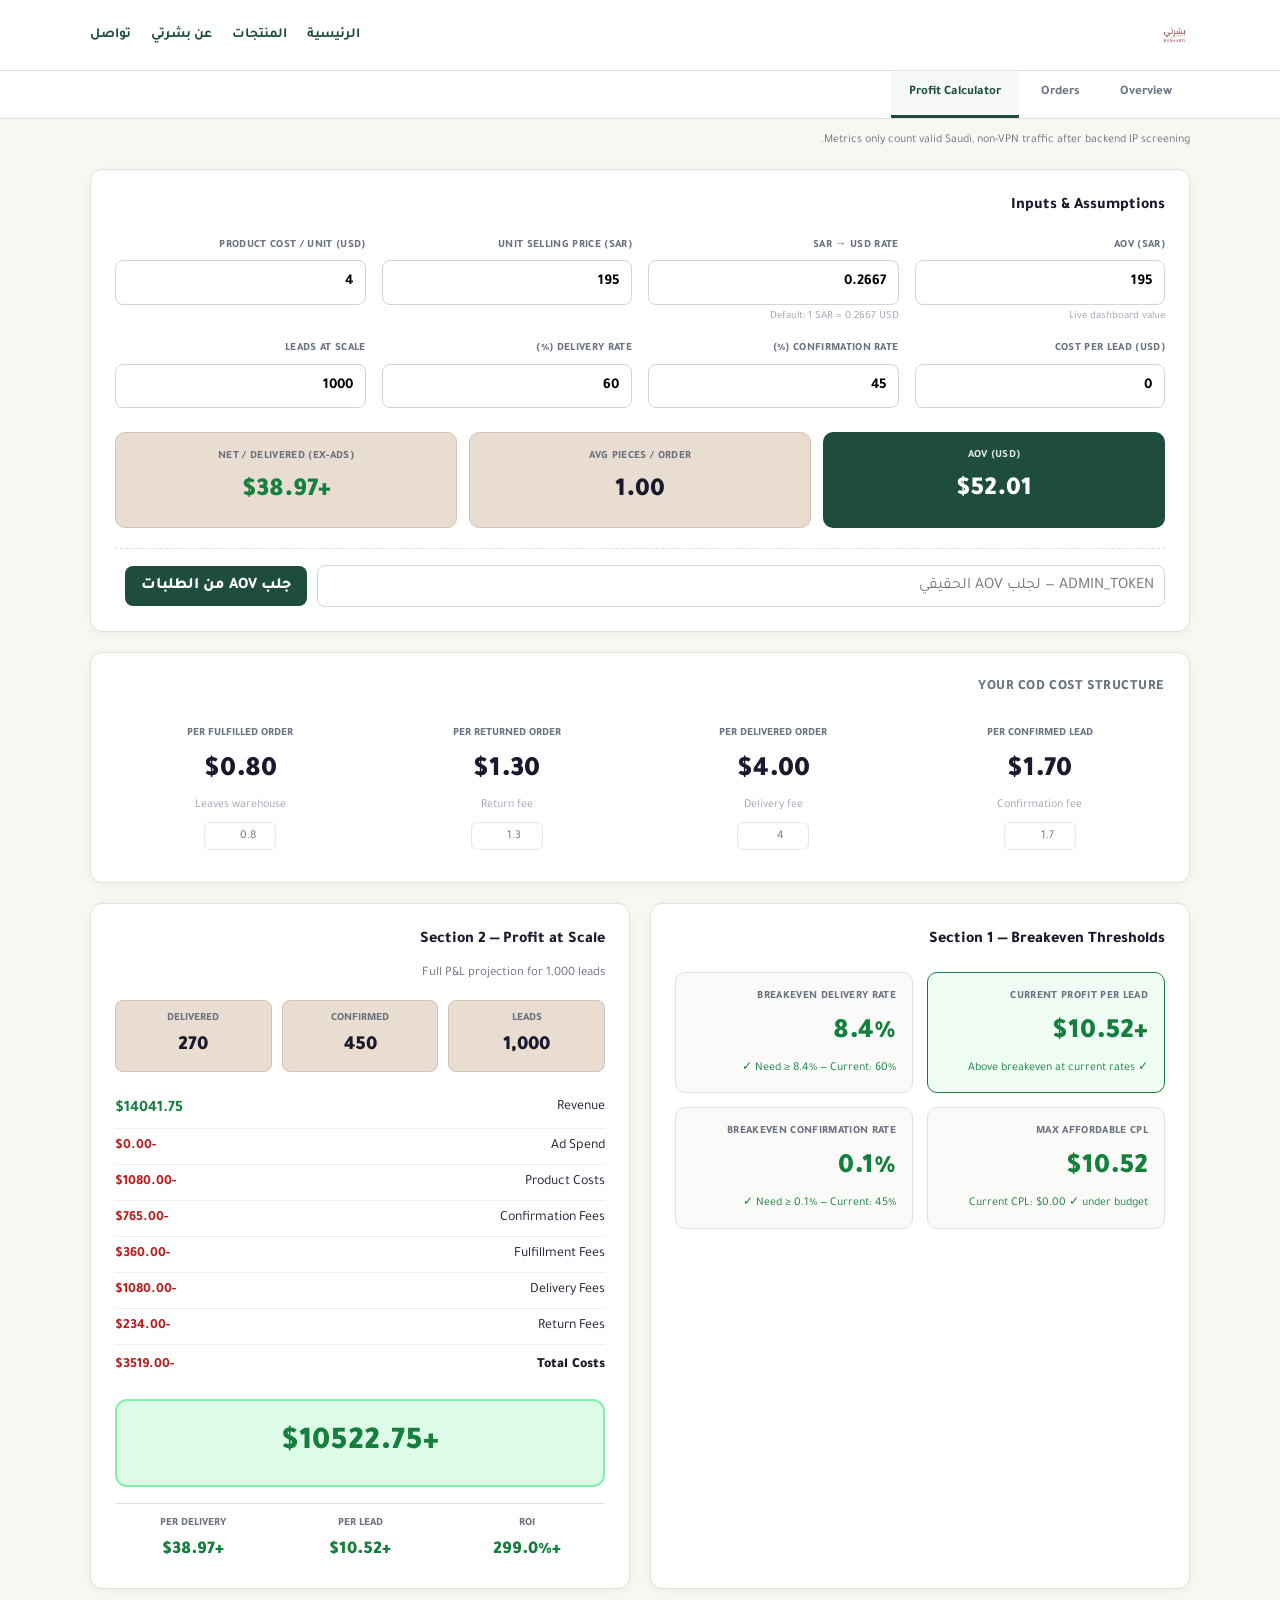
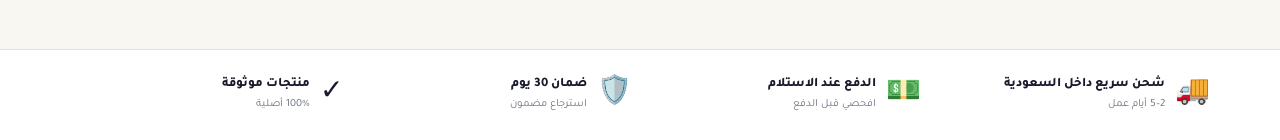
<file: profit-calculator.html>
<!DOCTYPE html>
<html lang="ar" dir="rtl">
<head>
<meta charset="UTF-8" />
<meta name="viewport" content="width=device-width, initial-scale=1.0" />
<meta name="robots" content="noindex, nofollow" />
<title>حاسبة الأرباح | بشرتي — داخلي</title>
<link rel="preconnect" href="https://fonts.googleapis.com">
<link href="https://fonts.googleapis.com/css2?family=Tajawal:wght@400;500;700;800;900&display=swap" rel="stylesheet">
<link rel="stylesheet" href="profit-calculator.css?v=2" />
</head>
<body class="pc-body">

<header class="pc-site-header">
  <div class="pc-header-inner">
    <a href="index.html" class="pc-logo">
      <img src="assets/brand/logo-basharti.png?v=2" alt="بشرتي" width="120" height="42" />
    </a>
    <nav class="pc-nav" aria-label="التنقل">
      <a href="index.html">الرئيسية</a>
      <a href="index.html#products">المنتجات</a>
      <a href="index.html#brand">عن بشرتي</a>
      <a href="index.html#faq">تواصل</a>
    </nav>
  </div>
</header>

<div class="pc-tabs-bar">
  <div class="pc-tabs">
    <span class="pc-tab">Overview</span>
    <span class="pc-tab">Orders</span>
    <span class="pc-tab pc-tab--active">Profit Calculator</span>
  </div>
</div>

<p class="pc-notice">Metrics only count valid Saudi, non-VPN traffic after backend IP screening.</p>

<main class="pc-wrap">

  <section class="pc-card">
    <h2 class="pc-card-title">Inputs &amp; Assumptions</h2>
    <div class="pc-fields pc-fields--4">
      <div class="pc-field">
        <label for="aovSar">AOV (SAR)</label>
        <input type="number" id="aovSar" value="195" min="1" step="1" />
        <small>Live dashboard value</small>
      </div>
      <div class="pc-field">
        <label for="sarUsd">SAR → USD Rate</label>
        <input type="number" id="sarUsd" value="0.2667" min="0.01" step="0.0001" />
        <small>Default: 1 SAR = 0.2667 USD</small>
      </div>
      <div class="pc-field">
        <label for="unitPriceSar">Unit Selling Price (SAR)</label>
        <input type="number" id="unitPriceSar" value="195" min="1" step="1" />
      </div>
      <div class="pc-field">
        <label for="productCostUsd">Product Cost / Unit (USD)</label>
        <input type="number" id="productCostUsd" value="4" min="0" step="0.1" />
      </div>
      <div class="pc-field">
        <label for="cplUsd">Cost per Lead (USD)</label>
        <input type="number" id="cplUsd" value="0" min="0" step="0.01" />
      </div>
      <div class="pc-field">
        <label for="confirmRate">Confirmation Rate (%)</label>
        <input type="number" id="confirmRate" value="45" min="1" max="100" step="1" />
      </div>
      <div class="pc-field">
        <label for="deliveryRate">Delivery Rate (%)</label>
        <input type="number" id="deliveryRate" value="60" min="1" max="100" step="1" />
      </div>
      <div class="pc-field">
        <label for="leadsScale">Leads at Scale</label>
        <input type="number" id="leadsScale" value="1000" min="1" step="1" />
      </div>
    </div>

    <div class="pc-stats">
      <div class="pc-stat pc-stat--primary">
        <div class="pc-stat-label">AOV (USD)</div>
        <div class="pc-stat-value" id="statAovUsd">$0</div>
      </div>
      <div class="pc-stat pc-stat--tan">
        <div class="pc-stat-label">Avg Pieces / Order</div>
        <div class="pc-stat-value" id="statPieces">1</div>
      </div>
      <div class="pc-stat pc-stat--tan">
        <div class="pc-stat-label">Net / Delivered (ex-ads)</div>
        <div class="pc-stat-value" id="statNetDelivered">+$0</div>
      </div>
    </div>

    <div class="pc-admin-row">
      <input type="password" id="adminToken" placeholder="ADMIN_TOKEN — لجلب AOV الحقيقي" />
      <button type="button" class="pc-btn" id="btnLoadAov">جلب AOV من الطلبات</button>
      <span class="pc-admin-status" id="loadAovStatus"></span>
    </div>
  </section>

  <section class="pc-card">
    <h2 class="pc-card-title pc-card-title--upper">Your COD Cost Structure</h2>
    <div class="pc-cod-fees">
      <div class="pc-cod-fee">
        <div class="pc-cod-fee-label">Per Confirmed Lead</div>
        <div class="pc-cod-fee-value" id="codDisplayConfirmed">$1.70</div>
        <div class="pc-cod-fee-desc">Confirmation fee</div>
        <input type="number" id="codConfirmed" value="1.7" min="0" step="0.01" class="pc-cod-input" aria-label="Per confirmed" />
      </div>
      <div class="pc-cod-fee">
        <div class="pc-cod-fee-label">Per Delivered Order</div>
        <div class="pc-cod-fee-value" id="codDisplayDelivered">$4.00</div>
        <div class="pc-cod-fee-desc">Delivery fee</div>
        <input type="number" id="codDelivered" value="4" min="0" step="0.01" class="pc-cod-input" aria-label="Per delivered" />
      </div>
      <div class="pc-cod-fee">
        <div class="pc-cod-fee-label">Per Returned Order</div>
        <div class="pc-cod-fee-value" id="codDisplayReturned">$1.30</div>
        <div class="pc-cod-fee-desc">Return fee</div>
        <input type="number" id="codReturned" value="1.3" min="0" step="0.01" class="pc-cod-input" aria-label="Per returned" />
      </div>
      <div class="pc-cod-fee">
        <div class="pc-cod-fee-label">Per Fulfilled Order</div>
        <div class="pc-cod-fee-value" id="codDisplayFulfilled">$0.80</div>
        <div class="pc-cod-fee-desc">Leaves warehouse</div>
        <input type="number" id="codFulfilled" value="0.8" min="0" step="0.01" class="pc-cod-input" aria-label="Per fulfilled" />
      </div>
    </div>
  </section>

  <div class="pc-grid-2">
    <section class="pc-card">
      <h2 class="pc-card-title">Section 1 — Breakeven Thresholds</h2>
      <div class="pc-be-grid">
        <div class="pc-be-metric pc-be-metric--highlight" id="beProfitCard">
          <div class="pc-be-label">Current Profit Per Lead</div>
          <div class="pc-be-value" id="beProfitLead">+$0</div>
          <div class="pc-be-note" id="beProfitNote"></div>
        </div>
        <div class="pc-be-metric">
          <div class="pc-be-label">Breakeven Delivery Rate</div>
          <div class="pc-be-value" id="beDelivery">0%</div>
          <div class="pc-be-note" id="beDeliveryNote"></div>
        </div>
        <div class="pc-be-metric">
          <div class="pc-be-label">Max Affordable CPL</div>
          <div class="pc-be-value" id="beCpl">$0</div>
          <div class="pc-be-note" id="beCplNote"></div>
        </div>
        <div class="pc-be-metric">
          <div class="pc-be-label">Breakeven Confirmation Rate</div>
          <div class="pc-be-value" id="beConfirm">0%</div>
          <div class="pc-be-note" id="beConfirmNote"></div>
        </div>
      </div>
    </section>

    <section class="pc-card">
      <h2 class="pc-card-title">Section 2 — Profit at Scale</h2>
      <p class="pc-scale-sub" id="scaleSub">Full P&amp;L projection for <span id="scaleLeadCount">1,000</span> leads</p>
      <div class="pc-funnel">
        <div class="pc-funnel-item"><span>Leads</span><strong id="scaleLeads">0</strong></div>
        <div class="pc-funnel-item"><span>Confirmed</span><strong id="scaleConfirmed">0</strong></div>
        <div class="pc-funnel-item"><span>Delivered</span><strong id="scaleDelivered">0</strong></div>
      </div>
      <div class="pc-pl-rows">
        <div class="pc-pl-row pc-pl-row--revenue"><span>Revenue</span><strong id="scaleRevenue">$0</strong></div>
        <div class="pc-pl-row"><span>Ad Spend</span><strong class="neg" id="scaleAdSpend">-$0</strong></div>
        <div class="pc-pl-row"><span>Product Costs</span><strong class="neg" id="scaleProduct">-$0</strong></div>
        <div class="pc-pl-row"><span>Confirmation Fees</span><strong class="neg" id="scaleConfirm">-$0</strong></div>
        <div class="pc-pl-row"><span>Fulfillment Fees</span><strong class="neg" id="scaleFulfill">-$0</strong></div>
        <div class="pc-pl-row"><span>Delivery Fees</span><strong class="neg" id="scaleDelivery">-$0</strong></div>
        <div class="pc-pl-row"><span>Return Fees</span><strong class="neg" id="scaleReturn">-$0</strong></div>
        <div class="pc-pl-row pc-pl-row--total"><span>Total Costs</span><strong class="neg" id="scaleTotalCost">-$0</strong></div>
      </div>
      <div class="pc-net-profit" id="scaleNet">+$0</div>
      <div class="pc-scale-footer">
        <div class="pc-scale-foot-item">
          <span>ROI</span>
          <strong id="scaleRoi">+0%</strong>
        </div>
        <div class="pc-scale-foot-item">
          <span>Per Lead</span>
          <strong id="scalePpl">+$0</strong>
        </div>
        <div class="pc-scale-foot-item">
          <span>Per Delivery</span>
          <strong id="scalePpd">+$0</strong>
        </div>
      </div>
    </section>
  </div>
</main>

<footer class="pc-trust">
  <div class="pc-trust-inner">
    <div class="pc-trust-item"><span>🚚</span><div><strong>شحن سريع داخل السعودية</strong><small>2–5 أيام عمل</small></div></div>
    <div class="pc-trust-item"><span>💵</span><div><strong>الدفع عند الاستلام</strong><small>افحصي قبل الدفع</small></div></div>
    <div class="pc-trust-item"><span>🛡️</span><div><strong>ضمان 30 يوم</strong><small>استرجاع مضمون</small></div></div>
    <div class="pc-trust-item"><span>✓</span><div><strong>منتجات موثوقة</strong><small>100% أصلية</small></div></div>
  </div>
</footer>

<script src="config.js?v=1"></script>
<script src="profit-calculator.js?v=2"></script>
</body>
</html>
</file>
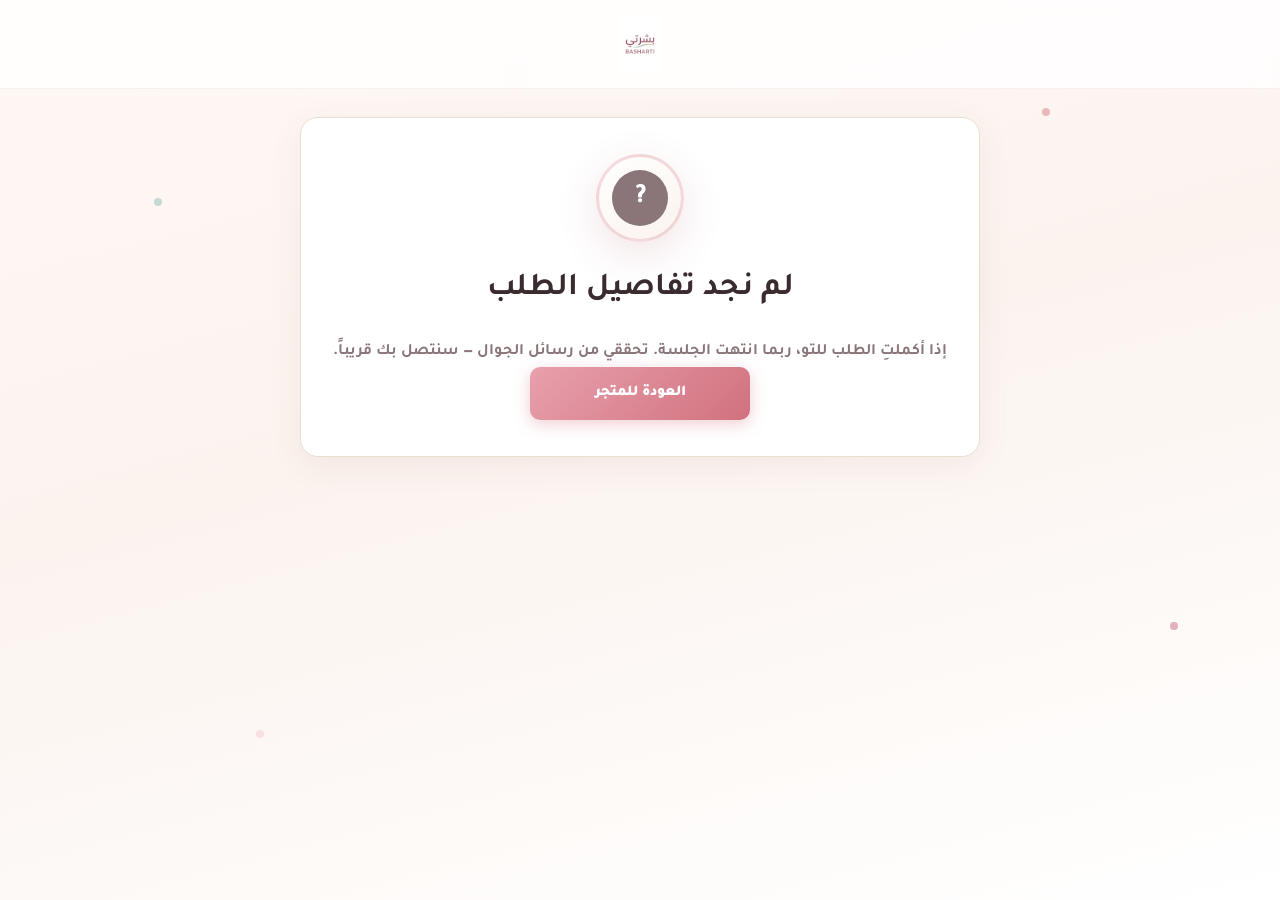
<file: thank-you.html>
<!DOCTYPE html>
<html lang="ar" dir="rtl">
<head>
<meta charset="UTF-8" />
<meta name="viewport" content="width=device-width, initial-scale=1.0" />
<title>شكراً لطلبك | بشرتي</title>
<meta name="robots" content="noindex" />
<link rel="preconnect" href="https://fonts.googleapis.com">
<link href="https://fonts.googleapis.com/css2?family=Tajawal:wght@400;500;700;800;900&display=swap" rel="stylesheet">
<link rel="icon" type="image/svg+xml" href="assets/favicon.svg" />
<link rel="stylesheet" href="style.css?v=8" />
<script src="config.js?v=8"></script>
<script>
(function () {
  var id = (window.BASHARTI_CONFIG && window.BASHARTI_CONFIG.META_PIXEL_ID) || "";
  if (!id) return;
  !function (f, b, e, v, n, t, s) {
    if (f.fbq) return;
    n = f.fbq = function () { n.callMethod ? n.callMethod.apply(n, arguments) : n.queue.push(arguments); };
    if (!f._fbq) f._fbq = n;
    n.push = n; n.loaded = true; n.version = "2.0"; n.queue = [];
    t = b.createElement(e); t.async = true; t.src = v;
    s = b.getElementsByTagName(e)[0]; s.parentNode.insertBefore(t, s);
  }(window, document, "script", "https://connect.facebook.net/en_US/fbevents.js");
  fbq("init", id);
  fbq("track", "PageView");
})();
</script>
<noscript><img height="1" width="1" style="display:none" alt=""
  src="https://www.facebook.com/tr?id=27899734523051764&amp;ev=PageView&amp;noscript=1" /></noscript>
</head>
<body class="ty-body">

<div class="ty-confetti" aria-hidden="true">
  <span></span><span></span><span></span><span></span><span></span><span></span>
</div>

<header class="ty-header">
  <div class="container ty-header-inner">
    <a href="index.html" class="logo">
      <img src="assets/brand/logo-basharti.png?v=2" alt="بشرتي BASHARTI" class="logo-img" width="140" height="48" />
    </a>
  </div>
</header>

<main class="ty-page" id="thankYouPage">
  <div class="container ty-container">
    <p class="loading ty-loading">جاري تحميل تفاصيل الطلب...</p>
  </div>
</main>

<script src="tracking.js?v=10"></script>
<script src="thank-you.js?v=10"></script>
</body>
</html>
</file>
<file: profit-calculator.css>
/* Profit calculator — Nama-style layout, Basharti branding */

:root {
  --pc-bg: #f8f7f2;
  --pc-primary: #1e4d3f;
  --pc-primary-dark: #163a30;
  --pc-tan: #e8ddd0;
  --pc-tan-dark: #d4c4b0;
  --pc-card: #ffffff;
  --pc-border: #e5e0d8;
  --pc-text: #1a1a2e;
  --pc-muted: #6b7280;
  --pc-green: #15803d;
  --pc-red: #b91c1c;
}

* { box-sizing: border-box; }

.pc-body {
  margin: 0;
  font-family: 'Tajawal', sans-serif;
  background: var(--pc-bg);
  color: var(--pc-text);
  line-height: 1.5;
  min-height: 100vh;
}

/* Header */
.pc-site-header {
  background: #fff;
  border-bottom: 1px solid var(--pc-border);
}

.pc-header-inner {
  max-width: 1140px;
  margin: 0 auto;
  padding: 14px 20px;
  display: flex;
  align-items: center;
  justify-content: space-between;
  gap: 16px;
  flex-wrap: wrap;
}

.pc-logo img { display: block; height: 42px; width: auto; }

.pc-nav {
  display: flex;
  gap: 20px;
  flex-wrap: wrap;
}

.pc-nav a {
  text-decoration: none;
  color: var(--pc-primary);
  font-weight: 700;
  font-size: 14px;
}

.pc-nav a:hover { opacity: 0.75; }

/* Tabs */
.pc-tabs-bar {
  background: #fff;
  border-bottom: 1px solid var(--pc-border);
}

.pc-tabs {
  max-width: 1140px;
  margin: 0 auto;
  padding: 0 20px;
  display: flex;
  gap: 4px;
}

.pc-tab {
  padding: 12px 18px;
  font-size: 13px;
  font-weight: 700;
  color: var(--pc-muted);
  border-bottom: 3px solid transparent;
  cursor: default;
}

.pc-tab--active {
  color: var(--pc-primary);
  border-bottom-color: var(--pc-primary);
  background: rgba(30, 77, 63, 0.04);
}

.pc-notice {
  max-width: 1140px;
  margin: 12px auto 0;
  padding: 0 20px;
  font-size: 12px;
  color: var(--pc-muted);
}

/* Main */
.pc-wrap {
  max-width: 1140px;
  margin: 0 auto;
  padding: 20px 20px 40px;
  display: grid;
  gap: 20px;
}

.pc-card {
  background: var(--pc-card);
  border: 1px solid var(--pc-border);
  border-radius: 12px;
  padding: 24px;
  box-shadow: 0 2px 12px rgba(0, 0, 0, 0.04);
}

.pc-card-title {
  margin: 0 0 20px;
  font-size: 16px;
  font-weight: 800;
  color: var(--pc-text);
}

.pc-card-title--upper {
  text-transform: uppercase;
  letter-spacing: 0.04em;
  font-size: 14px;
  color: var(--pc-muted);
}

.pc-grid-2 {
  display: grid;
  grid-template-columns: 1fr 1fr;
  gap: 20px;
}

@media (max-width: 900px) {
  .pc-grid-2 { grid-template-columns: 1fr; }
}

/* Inputs */
.pc-fields--4 {
  display: grid;
  grid-template-columns: repeat(4, 1fr);
  gap: 16px;
}

@media (max-width: 800px) {
  .pc-fields--4 { grid-template-columns: repeat(2, 1fr); }
}

@media (max-width: 480px) {
  .pc-fields--4 { grid-template-columns: 1fr; }
}

.pc-field label {
  display: block;
  font-size: 11px;
  font-weight: 800;
  color: var(--pc-muted);
  text-transform: uppercase;
  letter-spacing: 0.03em;
  margin-bottom: 6px;
}

.pc-field input {
  width: 100%;
  padding: 10px 12px;
  border: 1px solid #d1d5db;
  border-radius: 8px;
  font: inherit;
  font-size: 15px;
  font-weight: 700;
  background: #fff;
}

.pc-field input:focus {
  outline: 2px solid rgba(30, 77, 63, 0.25);
  border-color: var(--pc-primary);
}

.pc-field small {
  display: block;
  margin-top: 4px;
  font-size: 11px;
  color: #9ca3af;
}

/* Stats tiles */
.pc-stats {
  display: grid;
  grid-template-columns: repeat(3, 1fr);
  gap: 12px;
  margin-top: 24px;
}

@media (max-width: 600px) {
  .pc-stats { grid-template-columns: 1fr; }
}

.pc-stat {
  border-radius: 10px;
  padding: 16px;
  text-align: center;
}

.pc-stat--primary {
  background: var(--pc-primary);
  color: #fff;
}

.pc-stat--primary .pc-stat-label { color: rgba(255, 255, 255, 0.85); }

.pc-stat--tan {
  background: var(--pc-tan);
  border: 1px solid var(--pc-tan-dark);
}

.pc-stat-label {
  font-size: 11px;
  font-weight: 800;
  text-transform: uppercase;
  letter-spacing: 0.03em;
  color: var(--pc-muted);
}

.pc-stat-value {
  font-size: 26px;
  font-weight: 900;
  margin-top: 6px;
}

.pc-stat--tan .pc-stat-value.pos { color: var(--pc-green); }
.pc-stat--tan .pc-stat-value.neg { color: var(--pc-red); }

/* Admin row */
.pc-admin-row {
  margin-top: 20px;
  padding-top: 16px;
  border-top: 1px dashed var(--pc-border);
  display: flex;
  gap: 10px;
  flex-wrap: wrap;
  align-items: center;
}

.pc-admin-row input {
  flex: 1;
  min-width: 180px;
  padding: 8px 10px;
  border: 1px solid #d1d5db;
  border-radius: 8px;
  font: inherit;
}

.pc-admin-status { font-size: 12px; color: var(--pc-muted); }

.pc-btn {
  padding: 8px 16px;
  border: none;
  border-radius: 8px;
  background: var(--pc-primary);
  color: #fff;
  font: inherit;
  font-weight: 800;
  cursor: pointer;
}

.pc-btn:hover { background: var(--pc-primary-dark); }

/* COD fees */
.pc-cod-fees {
  display: grid;
  grid-template-columns: repeat(4, 1fr);
  gap: 16px;
}

@media (max-width: 800px) {
  .pc-cod-fees { grid-template-columns: repeat(2, 1fr); }
}

.pc-cod-fee {
  text-align: center;
  padding: 8px 4px;
}

.pc-cod-fee-label {
  font-size: 11px;
  font-weight: 800;
  color: var(--pc-muted);
  text-transform: uppercase;
  margin-bottom: 8px;
}

.pc-cod-fee-value {
  font-size: 28px;
  font-weight: 900;
  color: var(--pc-text);
}

.pc-cod-fee-desc {
  font-size: 12px;
  color: #9ca3af;
  margin-top: 4px;
  margin-bottom: 8px;
}

.pc-cod-input {
  width: 72px;
  margin: 0 auto;
  display: block;
  padding: 4px 6px;
  border: 1px solid #e5e7eb;
  border-radius: 6px;
  font: inherit;
  font-size: 12px;
  text-align: center;
  color: var(--pc-muted);
}

/* Breakeven */
.pc-be-grid {
  display: grid;
  grid-template-columns: 1fr 1fr;
  gap: 14px;
}

@media (max-width: 520px) {
  .pc-be-grid { grid-template-columns: 1fr; }
}

.pc-be-metric {
  background: #fafaf8;
  border: 1px solid var(--pc-border);
  border-radius: 10px;
  padding: 16px;
}

.pc-be-metric--highlight {
  border-color: var(--pc-green);
  background: #f0fdf4;
}

.pc-be-metric--highlight.neg-card {
  border-color: var(--pc-red);
  background: #fef2f2;
}

.pc-be-label {
  font-size: 11px;
  font-weight: 800;
  color: var(--pc-muted);
  text-transform: uppercase;
  letter-spacing: 0.03em;
}

.pc-be-value {
  font-size: 28px;
  font-weight: 900;
  margin: 6px 0;
  color: var(--pc-green);
}

.pc-be-value.neg { color: var(--pc-red); }

.pc-be-note {
  font-size: 12px;
  color: var(--pc-muted);
  line-height: 1.4;
}

.pc-be-note.ok { color: var(--pc-green); }
.pc-be-note.bad { color: var(--pc-red); }

/* Profit at scale */
.pc-scale-sub {
  margin: -8px 0 16px;
  font-size: 13px;
  color: var(--pc-muted);
}

.pc-funnel {
  display: grid;
  grid-template-columns: repeat(3, 1fr);
  gap: 10px;
  margin-bottom: 18px;
}

.pc-funnel-item {
  background: var(--pc-tan);
  border: 1px solid var(--pc-tan-dark);
  border-radius: 8px;
  padding: 10px 12px;
  text-align: center;
}

.pc-funnel-item span {
  display: block;
  font-size: 11px;
  font-weight: 800;
  color: var(--pc-muted);
  text-transform: uppercase;
}

.pc-funnel-item strong {
  display: block;
  font-size: 20px;
  font-weight: 900;
  margin-top: 4px;
}

.pc-pl-rows { font-size: 14px; }

.pc-pl-row {
  display: flex;
  justify-content: space-between;
  padding: 7px 0;
  border-bottom: 1px solid #f0f0ec;
}

.pc-pl-row--revenue strong { color: var(--pc-green); font-size: 16px; }
.pc-pl-row--total {
  font-weight: 900;
  border-bottom: none;
  padding-top: 10px;
}

.neg { color: var(--pc-red); }

.pc-net-profit {
  margin: 16px 0;
  padding: 18px;
  background: #dcfce7;
  border: 2px solid #86efac;
  border-radius: 12px;
  text-align: center;
  font-size: 32px;
  font-weight: 900;
  color: var(--pc-green);
}

.pc-net-profit.neg {
  background: #fee2e2;
  border-color: #fca5a5;
  color: var(--pc-red);
}

.pc-scale-footer {
  display: grid;
  grid-template-columns: repeat(3, 1fr);
  gap: 10px;
  padding-top: 12px;
  border-top: 1px solid var(--pc-border);
}

.pc-scale-foot-item {
  text-align: center;
}

.pc-scale-foot-item span {
  display: block;
  font-size: 11px;
  font-weight: 800;
  color: var(--pc-muted);
  text-transform: uppercase;
}

.pc-scale-foot-item strong {
  display: block;
  font-size: 18px;
  font-weight: 900;
  margin-top: 4px;
  color: var(--pc-green);
}

.pc-scale-foot-item strong.neg { color: var(--pc-red); }

.pos { color: var(--pc-green); }

/* Trust footer */
.pc-trust {
  background: #fff;
  border-top: 1px solid var(--pc-border);
  padding: 24px 20px;
  margin-top: 20px;
}

.pc-trust-inner {
  max-width: 1140px;
  margin: 0 auto;
  display: grid;
  grid-template-columns: repeat(4, 1fr);
  gap: 16px;
}

@media (max-width: 800px) {
  .pc-trust-inner { grid-template-columns: repeat(2, 1fr); }
}

.pc-trust-item {
  display: flex;
  align-items: center;
  gap: 10px;
  font-size: 13px;
}

.pc-trust-item span {
  font-size: 28px;
  flex-shrink: 0;
}

.pc-trust-item strong {
  display: block;
  font-weight: 800;
  color: var(--pc-text);
}

.pc-trust-item small {
  color: var(--pc-muted);
  font-size: 11px;
}
</file>
<file: style.css>
:root {
  --brand-green: #e8a0ac;
  --brand-green-dark: #d1717f;
  --brand-green-deep: #9e4a58;
  --brand-green-light: #f5c4cc;
  --brand-pink: #c45c6e;
  --brand-cyan: #7eb8b0;
  --brand-gold: #d4a574;
  --cream: #fbf3ee;
  --cream-dark: #f5ebe6;
  --text: #3a2c2e;
  --muted: #8a7679;
  --white: #ffffff;
  --border: #e5e0d0;
  --gold: #FFCC00;
  --radius: 16px;
  --radius-sm: 10px;
  --shadow: 0 8px 32px rgba(158, 74, 88, 0.08);
  --shadow-lg: 0 16px 48px rgba(158, 74, 88, 0.12);
}

* { box-sizing: border-box; }

html { scroll-behavior: smooth; }

body {
  margin: 0;
  font-family: 'Tajawal', sans-serif;
  background: var(--cream);
  color: var(--text);
  line-height: 1.65;
  background-image:
    radial-gradient(circle at 10% 0%, rgba(232, 160, 172, 0.12) 0%, transparent 42%),
    radial-gradient(circle at 90% 20%, rgba(126, 184, 176, 0.08) 0%, transparent 38%);
}

a { color: inherit; text-decoration: none; }

.container {
  max-width: 1140px;
  margin: 0 auto;
  padding: 0 20px;
}

.text-gradient {
  background: linear-gradient(90deg, var(--brand-cyan), var(--brand-green), var(--brand-gold));
  -webkit-background-clip: text;
  background-clip: text;
  color: transparent;
}

/* Promo bar */
.promo-bar {
  background: linear-gradient(90deg, var(--brand-green-deep), var(--brand-pink));
  color: white;
  font-size: 13px;
  font-weight: 700;
}

.promo-inner {
  display: flex;
  flex-wrap: wrap;
  justify-content: center;
  align-items: center;
  gap: 8px;
  padding: 10px 20px;
}

.promo-sep { opacity: 0.45; }

/* Header */
.site-header {
  background: rgba(255, 255, 255, 0.92);
  backdrop-filter: blur(12px);
  border-bottom: 1px solid var(--border);
  position: sticky;
  top: 0;
  z-index: 50;
}

.header-inner {
  display: flex;
  align-items: center;
  justify-content: space-between;
  gap: 16px;
  padding: 14px 20px;
}

.logo {
  display: flex;
  align-items: center;
  gap: 10px;
  font-size: 22px;
  font-weight: 900;
  color: var(--brand-green-dark);
  flex-shrink: 0;
}

.logo-img {
  display: block;
  height: 48px;
  width: auto;
  max-width: min(160px, 42vw);
  object-fit: contain;
}

.footer-logo-img {
  display: block;
  width: min(170px, 100%);
  height: auto;
  margin-bottom: 12px;
  background: white;
  border-radius: 12px;
  padding: 8px 12px;
}

.logo-text {
  font-size: 26px;
  font-weight: 900;
  color: var(--brand-green-dark);
}

.footer-logo-text {
  font-size: 24px;
  display: block;
  margin-bottom: 10px;
  color: white;
}

.logo-img {
  height: 56px;
  width: auto;
  display: block;
  object-fit: contain;
}

.footer-logo {
  height: 64px;
  width: auto;
  display: block;
  margin-bottom: 12px;
  object-fit: contain;
}

.logo-icon { flex-shrink: 0; }

.header-nav {
  display: flex;
  gap: 20px;
  font-size: 14px;
  font-weight: 700;
  color: var(--muted);
}

.header-nav a:hover { color: var(--brand-green-dark); }

.cart-btn {
  position: relative;
  background: linear-gradient(135deg, var(--brand-green), var(--brand-green-dark));
  color: white;
  border: none;
  border-radius: 999px;
  padding: 10px 18px;
  font-family: inherit;
  font-size: 14px;
  font-weight: 800;
  cursor: pointer;
  box-shadow: 0 4px 16px rgba(209, 113, 127, 0.35);
  flex-shrink: 0;
}

.cart-count {
  background: white;
  color: var(--brand-green-dark);
  border-radius: 999px;
  padding: 1px 8px;
  font-size: 12px;
  margin-inline-start: 4px;
}

/* Hero */
.hero {
  position: relative;
  background: linear-gradient(145deg, #fce4ec 0%, var(--cream) 50%, #fff 100%);
  padding: 52px 0 64px;
  overflow: hidden;
}

.hero--classic {
  padding: 56px 0 48px;
  text-align: center;
}

.hero-classic {
  position: relative;
  z-index: 1;
  max-width: 640px;
  margin: 0 auto;
  display: flex;
  flex-direction: column;
  align-items: center;
}

.hero-logo--center {
  width: min(280px, 82vw);
  margin-bottom: 12px;
}

.hero-tagline {
  margin: 0 0 16px;
  font-size: 13px;
  font-weight: 700;
  letter-spacing: 0.02em;
  color: var(--muted);
}

.hero-classic h1 {
  font-size: clamp(28px, 5vw, 40px);
  font-weight: 900;
  line-height: 1.4;
  margin: 0 0 14px;
  color: var(--brand-green-deep);
}

.hero-classic .hero-lead {
  max-width: 520px;
  margin: 0 0 24px;
  text-align: center;
}

.hero-actions--center {
  justify-content: center;
  margin-bottom: 20px;
}

.hero-trust-list {
  list-style: none;
  margin: 0;
  padding: 0;
  display: flex;
  flex-wrap: wrap;
  justify-content: center;
  gap: 10px 18px;
  font-size: 13px;
  font-weight: 700;
  color: var(--brand-green-dark);
}

.hero-trust-list li {
  opacity: 0.9;
}

.hero-bg-pattern {
  position: absolute;
  inset: 0;
  opacity: 0.35;
  background-image:
    radial-gradient(circle, rgba(209, 113, 127, 0.15) 1px, transparent 1px);
  background-size: 24px 24px;
  pointer-events: none;
}

.hero-grid {
  position: relative;
  z-index: 1;
  display: grid;
  grid-template-columns: 1.05fr 0.95fr;
  gap: 36px;
  align-items: center;
}

.hero-copy h1 {
  font-size: clamp(28px, 4vw, 42px);
  font-weight: 900;
  line-height: 1.35;
  margin: 12px 0 16px;
  color: var(--brand-green-deep);
}

.hero-logo {
  display: block;
  width: min(240px, 78vw);
  height: auto;
  margin-bottom: 14px;
}

.hero-lead {
  font-size: 17px;
  color: var(--muted);
  margin: 0 0 24px;
  max-width: 520px;
}

.hero-actions {
  display: flex;
  flex-wrap: wrap;
  gap: 12px;
  margin-bottom: 20px;
}

.hero-badges {
  display: flex;
  flex-wrap: wrap;
  gap: 8px;
}

.hero-badge {
  background: white;
  border: 1px solid var(--border);
  border-radius: 999px;
  padding: 6px 12px;
  font-size: 12px;
  font-weight: 700;
  color: var(--brand-green-dark);
}

.hero-visual {
  position: relative;
  min-height: 320px;
}

.hero-image-frame {
  position: relative;
  display: block;
  border-radius: calc(var(--radius) + 4px);
  overflow: hidden;
  box-shadow: var(--shadow-lg);
  border: 3px solid rgba(255, 255, 255, 0.85);
  background: #fff;
  text-decoration: none;
  color: inherit;
}

.hero-image-frame--product {
  background: linear-gradient(160deg, #fff 0%, var(--cream) 100%);
}

.hero-banner-img {
  display: block;
  width: 100%;
  height: auto;
  aspect-ratio: 16 / 10;
  object-fit: cover;
}

.hero-banner-img--product {
  aspect-ratio: 1 / 1;
  object-fit: contain;
  padding: 20px;
}

.hero-float-card {
  position: absolute;
  bottom: 16px;
  left: 16px;
  right: 16px;
  display: flex;
  align-items: center;
  gap: 10px;
  background: rgba(255, 255, 255, 0.94);
  backdrop-filter: blur(8px);
  border-radius: var(--radius-sm);
  padding: 12px 14px;
  box-shadow: 0 8px 24px rgba(158, 74, 88, 0.15);
  border: 1px solid rgba(255, 255, 255, 0.9);
}

.hero-float-badge {
  flex-shrink: 0;
  font-size: 11px;
  font-weight: 800;
  color: white;
  background: linear-gradient(135deg, var(--brand-green), var(--brand-green-dark));
  padding: 6px 10px;
  border-radius: 999px;
}

.hero-float-card img {
  display: none;
}

.hero-float-label {
  display: flex;
  flex-direction: column;
  gap: 2px;
  min-width: 0;
}

.hero-float-label strong {
  font-size: 13px;
  color: var(--brand-green-deep);
}

.hero-float-label span {
  font-size: 11px;
  color: var(--muted);
  font-weight: 700;
}

/* Brand story */
.brand-story {
  padding: 56px 0;
  background: white;
  border-top: 1px solid var(--border);
  border-bottom: 1px solid var(--border);
}

.brand-story-grid {
  display: grid;
  grid-template-columns: 1fr 1.1fr;
  gap: 40px;
  align-items: center;
}

.brand-story-visual {
  position: relative;
  border-radius: var(--radius);
  overflow: hidden;
  box-shadow: var(--shadow);
}

.brand-story-visual--logo {
  display: flex;
  flex-direction: column;
  align-items: center;
  justify-content: center;
  min-height: 280px;
  padding: 40px 28px;
  background: linear-gradient(160deg, #fff 0%, var(--cream) 100%);
  border: 1px solid var(--border);
  box-shadow: none;
}

.brand-story-logo-only {
  display: block;
  width: min(300px, 100%);
  height: auto;
}

.brand-story-logo-caption {
  margin: 16px 0 0;
  font-size: 14px;
  font-weight: 700;
  color: var(--muted);
  text-align: center;
}

.brand-story-lead {
  font-size: 16px;
  color: var(--muted);
  line-height: 1.85;
  margin: 0 0 20px;
}

.brand-pillars {
  list-style: none;
  margin: 0;
  padding: 0;
  display: flex;
  flex-direction: column;
  gap: 14px;
}

.brand-pillars li {
  display: flex;
  gap: 14px;
  align-items: flex-start;
  background: var(--cream);
  border: 1px solid var(--border);
  border-radius: var(--radius-sm);
  padding: 14px 16px;
}

.brand-pillar-icon {
  font-size: 26px;
  line-height: 1;
  flex-shrink: 0;
}

.brand-pillars strong {
  display: block;
  color: var(--brand-green-deep);
  margin-bottom: 4px;
  font-size: 15px;
}

.brand-pillars p {
  margin: 0;
  font-size: 13px;
  color: var(--muted);
  line-height: 1.7;
}

/* Section shared */
.section-badge {
  display: inline-block;
  background: rgba(232, 160, 172, 0.18);
  color: var(--brand-green-dark);
  border: 1px solid rgba(209, 113, 127, 0.35);
  font-size: 13px;
  font-weight: 800;
  padding: 6px 14px;
  border-radius: 999px;
  margin-bottom: 10px;
}

.section-badge.light {
  background: rgba(255, 255, 255, 0.2);
  color: white;
}

.section-head {
  text-align: center;
  margin-bottom: 32px;
}

.section-title {
  font-size: clamp(24px, 3vw, 32px);
  font-weight: 900;
  margin: 0 0 10px;
  color: var(--brand-green-deep);
}

.section-lead {
  font-size: 16px;
  color: var(--muted);
  max-width: 620px;
  margin: 0 auto;
}

/* Stats */
.stats {
  padding: 0 0 8px;
  margin-top: -24px;
  position: relative;
  z-index: 2;
}

.stats-grid {
  display: grid;
  grid-template-columns: repeat(4, 1fr);
  gap: 14px;
}

.stat-card {
  background: white;
  border-radius: var(--radius);
  box-shadow: var(--shadow);
  padding: 20px 14px;
  text-align: center;
}

.stat-icon { font-size: 28px; display: block; margin-bottom: 6px; }

.stat-num {
  display: block;
  font-size: 26px;
  font-weight: 900;
  color: var(--brand-green-dark);
  line-height: 1.2;
}

.stat-label {
  font-size: 12px;
  font-weight: 700;
  color: var(--muted);
}

/* Trust bar */
.trust-bar {
  background: white;
  border-bottom: 1px solid var(--border);
  margin-top: 20px;
}

.trust-bar-inner {
  display: grid;
  grid-template-columns: repeat(4, 1fr);
  gap: 12px;
  padding: 18px 20px;
}

.trust-item {
  display: flex;
  align-items: center;
  justify-content: center;
  gap: 8px;
  font-size: 13px;
  font-weight: 800;
  color: var(--brand-green-dark);
  text-align: center;
}

.trust-icon { font-size: 18px; flex-shrink: 0; }

/* Products */
.products-section {
  padding: 56px 0 40px;
  background: linear-gradient(180deg, var(--cream) 0%, #fff 100%);
}

.product-grid {
  display: grid;
  grid-template-columns: repeat(auto-fill, minmax(240px, 1fr));
  gap: 22px;
}

.loading { color: var(--muted); text-align: center; grid-column: 1 / -1; }

.product-card {
  background: white;
  border-radius: var(--radius);
  box-shadow: var(--shadow);
  overflow: hidden;
  cursor: pointer;
  transition: transform 0.18s ease, box-shadow 0.18s ease;
  display: flex;
  flex-direction: column;
  border: 1px solid transparent;
}

.product-card:hover {
  transform: translateY(-6px);
  box-shadow: var(--shadow-lg);
  border-color: var(--border);
}

.product-thumb {
  aspect-ratio: 1 / 1;
  display: flex;
  align-items: center;
  justify-content: center;
  position: relative;
  overflow: hidden;
}

.product-thumb img {
  width: 100%;
  height: 100%;
  object-fit: contain;
  background: transparent;
  padding: 14px;
}

.product-thumb-placeholder {
  width: 100%;
  height: 100%;
  display: flex;
  flex-direction: column;
  align-items: center;
  justify-content: center;
  gap: 8px;
  font-size: 52px;
}

.product-category {
  position: absolute;
  top: 12px;
  right: 12px;
  background: rgba(255, 255, 255, 0.92);
  color: var(--brand-green-dark);
  font-size: 11px;
  font-weight: 800;
  padding: 4px 10px;
  border-radius: 999px;
}

.product-info {
  padding: 16px 18px 20px;
  display: flex;
  flex-direction: column;
  gap: 8px;
  flex: 1;
}

.product-info h3 {
  font-size: 16px;
  font-weight: 800;
  margin: 0;
  line-height: 1.45;
}

.product-desc {
  font-size: 13px;
  color: var(--muted);
  margin: 0;
  flex: 1;
  line-height: 1.6;
}

.product-footer {
  display: flex;
  align-items: center;
  justify-content: space-between;
  gap: 8px;
  margin-top: 4px;
}

.product-price {
  font-weight: 900;
  color: var(--brand-green-dark);
  font-size: 17px;
}

.product-cod {
  font-size: 11px;
  font-weight: 700;
  color: var(--muted);
  background: var(--cream);
  padding: 4px 8px;
  border-radius: 6px;
}

/* Trust covenant */
.trust-covenant {
  padding: 20px 0 48px;
}

.covenant-card {
  background: linear-gradient(135deg, var(--brand-green-deep), var(--brand-green-dark));
  color: white;
  border-radius: calc(var(--radius) + 4px);
  padding: 36px 32px;
  box-shadow: var(--shadow-lg);
  border: 2px solid rgba(196, 92, 110, 0.35);
}

.covenant-card h2 {
  font-size: clamp(22px, 3vw, 30px);
  font-weight: 900;
  margin: 0 0 14px;
}

.covenant-body {
  font-size: 16px;
  line-height: 1.85;
  opacity: 0.92;
  margin: 0 0 22px;
  max-width: 720px;
}

.covenant-pills {
  list-style: none;
  margin: 0;
  padding: 0;
  display: grid;
  grid-template-columns: repeat(auto-fit, minmax(220px, 1fr));
  gap: 10px;
}

.covenant-pills li {
  background: rgba(255, 255, 255, 0.12);
  border: 1px solid rgba(255, 255, 255, 0.18);
  border-radius: var(--radius-sm);
  padding: 12px 14px;
  font-size: 14px;
  font-weight: 700;
}

/* Why us */
.why-us {
  background: white;
  padding: 48px 0;
}

.why-grid {
  display: grid;
  grid-template-columns: repeat(auto-fit, minmax(230px, 1fr));
  gap: 20px;
}

.why-card {
  background: var(--cream);
  border-radius: var(--radius);
  padding: 24px 20px;
  text-align: center;
  border: 1px solid var(--border);
  transition: transform 0.15s ease;
}

.why-card:hover { transform: translateY(-3px); }

.why-icon {
  font-size: 32px;
  display: block;
  margin-bottom: 12px;
}

.why-card h3 {
  font-size: 16px;
  font-weight: 900;
  margin: 0 0 8px;
  color: var(--brand-green-dark);
}

.why-card p {
  font-size: 14px;
  color: var(--muted);
  margin: 0;
}

/* Reviews */
.reviews {
  padding: 48px 0;
}

.reviews-summary {
  display: flex;
  align-items: center;
  justify-content: center;
  flex-wrap: wrap;
  gap: 10px;
  margin-top: 8px;
}

.reviews-score {
  font-size: 32px;
  font-weight: 900;
  color: var(--brand-green-dark);
}

.reviews-stars {
  color: var(--gold);
  font-size: 20px;
  letter-spacing: 2px;
}

.reviews-count {
  font-size: 14px;
  color: var(--muted);
  font-weight: 700;
}

.reviews-grid {
  display: grid;
  grid-template-columns: repeat(auto-fit, minmax(280px, 1fr));
  gap: 18px;
}

.review-card {
  background: white;
  border-radius: var(--radius);
  box-shadow: var(--shadow);
  padding: 20px;
  border: 1px solid var(--border);
}

.review-head {
  display: flex;
  align-items: flex-start;
  gap: 12px;
  margin-bottom: 12px;
}

.review-avatar {
  flex-shrink: 0;
  width: 44px;
  height: 44px;
  border-radius: 999px;
  color: white;
  display: flex;
  align-items: center;
  justify-content: center;
  font-weight: 900;
  font-size: 17px;
}

.review-name {
  font-weight: 800;
  font-size: 14px;
}

.review-verified {
  font-size: 11px;
  font-weight: 700;
  color: #2e7d5a;
  margin-inline-start: 4px;
}

.review-location {
  font-size: 12px;
  color: var(--muted);
  margin-top: 2px;
}

.review-stars {
  color: var(--gold);
  font-size: 14px;
  letter-spacing: 1px;
  margin-top: 4px;
}

.review-text {
  font-size: 14px;
  margin: 0 0 10px;
  line-height: 1.75;
}

.review-product {
  display: inline-block;
  font-size: 11px;
  font-weight: 800;
  color: var(--brand-green-dark);
  background: var(--cream);
  padding: 4px 10px;
  border-radius: 999px;
}

.reviews-note {
  text-align: center;
  color: var(--muted);
  font-size: 12px;
  margin: 24px 0 0;
}

/* FAQ */
.faq {
  background: white;
  padding: 48px 0 56px;
}

.faq-list {
  display: flex;
  flex-direction: column;
  gap: 10px;
  max-width: 760px;
  margin: 0 auto;
}

.faq-item {
  background: var(--cream);
  border-radius: var(--radius-sm);
  padding: 16px 20px;
  border: 1px solid var(--border);
}

.faq-item summary {
  cursor: pointer;
  font-weight: 800;
  font-size: 15px;
  list-style: none;
  color: var(--brand-green-deep);
}

.faq-item summary::-webkit-details-marker { display: none; }

.faq-item summary::before {
  content: "+";
  display: inline-block;
  width: 20px;
  color: var(--brand-green-dark);
  font-weight: 900;
}

.faq-item[open] summary::before { content: "−"; }

.faq-item p {
  margin: 12px 0 0 24px;
  color: var(--muted);
  font-size: 14px;
  line-height: 1.75;
}

/* Buttons */
.btn {
  border: none;
  border-radius: var(--radius-sm);
  padding: 13px 22px;
  font-family: inherit;
  font-size: 15px;
  font-weight: 800;
  cursor: pointer;
  display: inline-flex;
  align-items: center;
  justify-content: center;
  transition: transform 0.12s ease, box-shadow 0.12s ease;
}

.btn:active { transform: scale(0.98); }

.btn-primary {
  background: linear-gradient(135deg, var(--brand-green), var(--brand-green-dark));
  color: white;
  box-shadow: 0 4px 16px rgba(209, 113, 127, 0.35);
}

.btn-primary:disabled {
  opacity: 0.6;
  cursor: not-allowed;
}

.btn-block { width: 100%; }

.btn-outline {
  background: white;
  border: 2px solid var(--brand-green-dark);
  color: var(--brand-green-dark);
}

/* Overlay / modal */
.overlay {
  position: fixed;
  inset: 0;
  background: rgba(31, 42, 20, 0.52);
  backdrop-filter: blur(4px);
  display: flex;
  align-items: center;
  justify-content: center;
  z-index: 100;
  padding: 16px;
}

.overlay[hidden] { display: none; }

.modal {
  background: white;
  border-radius: var(--radius);
  max-width: 480px;
  width: 100%;
  max-height: 88vh;
  overflow-y: auto;
  padding: 28px;
  position: relative;
  box-shadow: var(--shadow-lg);
}

.modal-close {
  position: absolute;
  top: 14px;
  left: 14px;
  background: var(--cream);
  border: none;
  border-radius: 999px;
  width: 34px;
  height: 34px;
  cursor: pointer;
  font-size: 15px;
}

.product-modal .product-modal-thumb {
  width: 100%;
  aspect-ratio: 1/1;
  background: var(--cream);
  border-radius: var(--radius);
  display: flex;
  align-items: center;
  justify-content: center;
  font-size: 64px;
  margin-bottom: 16px;
  overflow: hidden;
}

.product-modal-thumb img {
  width: 100%;
  height: 100%;
  object-fit: contain;
  background: transparent;
  padding: 14px;
}

.qty-row {
  display: flex;
  align-items: center;
  gap: 12px;
  margin: 18px 0;
}

.qty-row button {
  width: 36px;
  height: 36px;
  border-radius: 8px;
  border: 1px solid var(--border);
  background: white;
  font-size: 18px;
  cursor: pointer;
}

.cart-item {
  display: flex;
  justify-content: space-between;
  align-items: center;
  gap: 10px;
  padding: 12px 0;
  border-bottom: 1px solid var(--border);
}

.cart-item-name { font-weight: 800; font-size: 14px; }
.cart-item-meta { font-size: 13px; color: var(--muted); }

.cart-item-remove {
  background: none;
  border: none;
  color: var(--muted);
  cursor: pointer;
  font-size: 13px;
  text-decoration: underline;
}

.cart-empty { color: var(--muted); padding: 20px 0; text-align: center; }

.cart-total-row {
  display: flex;
  justify-content: space-between;
  align-items: center;
  font-size: 17px;
  margin: 16px 0;
}

#checkoutForm { display: flex; flex-direction: column; gap: 14px; margin-top: 10px; }

#checkoutForm label {
  display: flex;
  flex-direction: column;
  gap: 6px;
  font-size: 14px;
  font-weight: 800;
}

#checkoutForm input,
#checkoutForm select,
#checkoutForm textarea {
  font-family: inherit;
  font-size: 15px;
  padding: 11px 12px;
  border: 1px solid var(--border);
  border-radius: 8px;
  resize: vertical;
  background: white;
  color: var(--text);
}

.shipping-hint {
  font-size: 12px;
  margin: -8px 0 0;
  text-align: center;
}

.checkout-summary {
  background: var(--cream);
  border-radius: var(--radius-sm);
  padding: 14px;
  display: flex;
  flex-direction: column;
  gap: 6px;
}

.summary-row {
  display: flex;
  justify-content: space-between;
  font-size: 14px;
  color: var(--muted);
}

.summary-total {
  font-size: 16px;
  font-weight: 900;
  color: var(--text);
  border-top: 1px solid var(--border);
  padding-top: 8px;
  margin-top: 4px;
}

.summary-free-ship span:last-child {
  color: var(--brand-green-dark);
  font-weight: 900;
}

.cod-note {
  background: var(--cream);
  border-radius: 8px;
  padding: 12px;
  font-size: 13px;
  font-weight: 700;
  text-align: center;
  color: var(--brand-green-dark);
}

.form-error {
  color: #b3261e;
  font-size: 14px;
  margin: 0;
}

.thankyou-modal { text-align: center; max-width: 400px; }
.thankyou-icon { font-size: 52px; margin-bottom: 10px; }

/* Thank you page */
.ty-body {
  background: linear-gradient(165deg, #fff8f4 0%, var(--cream) 45%, #fff 100%);
  min-height: 100vh;
}

.ty-confetti {
  position: fixed;
  inset: 0;
  pointer-events: none;
  overflow: hidden;
  z-index: 0;
}

.ty-confetti span {
  position: absolute;
  width: 8px;
  height: 8px;
  border-radius: 50%;
  opacity: 0.45;
  animation: ty-float 6s ease-in-out infinite;
}

.ty-confetti span:nth-child(1) { background: var(--brand-green-dark); top: 12%; right: 18%; animation-delay: 0s; }
.ty-confetti span:nth-child(2) { background: var(--brand-cyan); top: 22%; left: 12%; animation-delay: 0.8s; }
.ty-confetti span:nth-child(3) { background: var(--brand-gold); top: 8%; left: 40%; animation-delay: 1.4s; }
.ty-confetti span:nth-child(4) { background: var(--brand-pink); bottom: 30%; right: 8%; animation-delay: 0.4s; }
.ty-confetti span:nth-child(5) { background: var(--brand-green-light); bottom: 18%; left: 20%; animation-delay: 1.8s; }
.ty-confetti span:nth-child(6) { background: var(--brand-green-deep); top: 45%; right: 35%; animation-delay: 2.2s; }

@keyframes ty-float {
  0%, 100% { transform: translateY(0) scale(1); opacity: 0.35; }
  50% { transform: translateY(-18px) scale(1.15); opacity: 0.7; }
}

.ty-header {
  position: relative;
  z-index: 2;
  padding: 16px 0;
  border-bottom: 1px solid rgba(158, 74, 88, 0.08);
  background: rgba(255, 255, 255, 0.82);
  backdrop-filter: blur(10px);
}

.ty-header-inner {
  display: flex;
  justify-content: center;
}

.ty-page {
  position: relative;
  z-index: 1;
  padding: 28px 0 56px;
}

.ty-container {
  max-width: 720px;
}

.ty-loading {
  text-align: center;
  color: var(--muted);
  padding: 48px 0;
}

.ty-hero {
  text-align: center;
  margin-bottom: 28px;
}

.ty-success-ring {
  width: 88px;
  height: 88px;
  margin: 0 auto 18px;
  border-radius: 50%;
  background: linear-gradient(145deg, #fff, var(--cream));
  border: 3px solid rgba(209, 113, 127, 0.25);
  display: flex;
  align-items: center;
  justify-content: center;
  box-shadow: 0 12px 40px rgba(158, 74, 88, 0.15);
  animation: ty-pop 0.55s cubic-bezier(0.34, 1.56, 0.64, 1);
}

.ty-success-ring span {
  width: 56px;
  height: 56px;
  border-radius: 50%;
  background: linear-gradient(135deg, var(--brand-green-dark), var(--brand-green-deep));
  color: white;
  display: flex;
  align-items: center;
  justify-content: center;
  font-size: 28px;
  font-weight: 900;
}

.ty-success-ring--muted span {
  background: var(--muted);
}

@keyframes ty-pop {
  0% { transform: scale(0.6); opacity: 0; }
  100% { transform: scale(1); opacity: 1; }
}

.ty-hero h1 {
  margin: 0 0 8px;
  font-size: clamp(26px, 4vw, 34px);
  font-weight: 900;
  color: var(--brand-green-deep);
  line-height: 1.4;
}

.ty-lead {
  margin: 0;
  color: var(--muted);
  font-size: 16px;
  line-height: 1.85;
  font-weight: 700;
}

.ty-grid {
  display: grid;
  grid-template-columns: 1fr 1.2fr;
  gap: 16px;
  margin-bottom: 24px;
}

.ty-card {
  background: white;
  border: 1px solid var(--border);
  border-radius: calc(var(--radius) + 2px);
  padding: 20px;
  box-shadow: var(--shadow);
}

.ty-card--empty {
  text-align: center;
  padding: 36px 24px;
}

.ty-label {
  display: block;
  font-size: 13px;
  font-weight: 800;
  color: var(--muted);
  margin-bottom: 8px;
}

.ty-order-id-row {
  display: flex;
  align-items: center;
  gap: 10px;
  flex-wrap: wrap;
}

.ty-order-id {
  flex: 1;
  min-width: 0;
  font-family: ui-monospace, Consolas, monospace;
  font-size: 15px;
  font-weight: 800;
  color: var(--brand-green-deep);
  background: var(--cream);
  padding: 12px 14px;
  border-radius: var(--radius-sm);
  border: 1px dashed rgba(209, 113, 127, 0.45);
  word-break: break-all;
}

.ty-copy-btn {
  border: none;
  background: var(--brand-green-dark);
  color: white;
  font-family: inherit;
  font-size: 13px;
  font-weight: 800;
  padding: 12px 16px;
  border-radius: 999px;
  cursor: pointer;
  white-space: nowrap;
}

.ty-copy-btn:hover { background: var(--brand-green-deep); }

.ty-hint {
  margin: 10px 0 0;
  font-size: 12px;
  color: var(--muted);
  font-weight: 700;
}

.ty-card--summary h2 {
  margin: 0 0 14px;
  font-size: 17px;
  color: var(--brand-green-deep);
}

.ty-summary-line {
  display: flex;
  justify-content: space-between;
  gap: 12px;
  align-items: flex-start;
  padding: 10px 0;
  border-bottom: 1px solid var(--border);
  font-size: 14px;
  color: var(--muted);
  font-weight: 700;
}

.ty-summary-line span:last-child {
  text-align: left;
  color: var(--text);
}

.ty-summary-items {
  max-width: 58%;
  line-height: 1.7;
}

.ty-summary-total {
  border-bottom: none;
  padding-top: 14px;
  font-size: 16px;
}

.ty-summary-total strong {
  color: var(--brand-green-dark);
  font-size: 22px;
}

.ty-free-badge {
  margin-top: 12px;
  text-align: center;
  background: rgba(126, 184, 176, 0.15);
  color: #3d7a72;
  font-weight: 900;
  font-size: 13px;
  padding: 8px 12px;
  border-radius: 999px;
}

.ty-steps {
  background: white;
  border: 1px solid var(--border);
  border-radius: calc(var(--radius) + 2px);
  padding: 22px 20px;
  box-shadow: var(--shadow);
  margin-bottom: 20px;
}

.ty-steps h2 {
  margin: 0 0 16px;
  font-size: 18px;
  color: var(--brand-green-deep);
  text-align: center;
}

.ty-timeline {
  list-style: none;
  margin: 0;
  padding: 0;
  display: grid;
  gap: 0;
}

.ty-step {
  display: flex;
  gap: 14px;
  align-items: flex-start;
  padding: 14px 0;
  position: relative;
}

.ty-step:not(:last-child)::after {
  content: "";
  position: absolute;
  right: 19px;
  top: 52px;
  bottom: -6px;
  width: 2px;
  background: var(--border);
}

.ty-step--done:not(:last-child)::after {
  background: linear-gradient(var(--brand-green-dark), var(--border));
}

.ty-step-icon {
  width: 40px;
  height: 40px;
  border-radius: 50%;
  background: var(--cream);
  border: 2px solid var(--border);
  display: flex;
  align-items: center;
  justify-content: center;
  font-size: 18px;
  flex-shrink: 0;
  position: relative;
  z-index: 1;
}

.ty-step--done .ty-step-icon {
  background: var(--brand-green-dark);
  border-color: var(--brand-green-dark);
  color: white;
}

.ty-step--active .ty-step-icon {
  background: white;
  border-color: var(--brand-green-dark);
  box-shadow: 0 0 0 4px rgba(209, 113, 127, 0.15);
}

.ty-step strong {
  display: block;
  font-size: 15px;
  color: var(--text);
  margin-bottom: 4px;
}

.ty-step p {
  margin: 0;
  font-size: 13px;
  color: var(--muted);
  line-height: 1.7;
  font-weight: 700;
}

.ty-trust {
  display: grid;
  grid-template-columns: repeat(4, 1fr);
  gap: 10px;
  margin-bottom: 24px;
}

.ty-trust-item {
  background: white;
  border: 1px solid var(--border);
  border-radius: var(--radius-sm);
  padding: 14px 10px;
  text-align: center;
  font-size: 12px;
  font-weight: 800;
  color: var(--text);
  box-shadow: var(--shadow);
}

.ty-trust-item span {
  display: block;
  font-size: 22px;
  margin-bottom: 6px;
}

.ty-actions {
  display: flex;
  flex-wrap: wrap;
  gap: 12px;
  justify-content: center;
  margin-bottom: 18px;
}

.ty-cta-main,
.ty-cta-secondary {
  min-width: min(100%, 220px);
  text-align: center;
  padding: 14px 24px;
  font-weight: 900;
}

.ty-footer-note {
  text-align: center;
  color: var(--muted);
  font-size: 14px;
  font-weight: 700;
  margin: 0;
}

@media (max-width: 700px) {
  .ty-grid { grid-template-columns: 1fr; }
  .ty-trust { grid-template-columns: repeat(2, 1fr); }
  .ty-actions { flex-direction: column; }
  .ty-cta-main, .ty-cta-secondary { width: 100%; }
}

/* Footer */
.site-footer {
  background: var(--brand-green-deep);
  color: rgba(255, 255, 255, 0.88);
  padding: 40px 0 0;
}

.footer-grid {
  display: grid;
  grid-template-columns: 1.4fr 1fr 1fr;
  gap: 28px;
  padding-bottom: 28px;
}

.footer-brand-row {
  display: flex;
  align-items: center;
  gap: 12px;
  margin-bottom: 12px;
}

.footer-logo-mark {
  flex-shrink: 0;
}

.footer-brand .footer-logo-text {
  font-size: 22px;
  font-weight: 900;
  color: white;
  margin: 0;
}

.footer-tagline {
  font-size: 14px;
  line-height: 1.75;
  margin: 0;
  opacity: 0.85;
}

.footer-brand p,
.footer-trust p {
  font-size: 14px;
  line-height: 1.75;
  margin: 0 0 6px;
  opacity: 0.85;
}

.footer-links,
.footer-trust {
  display: flex;
  flex-direction: column;
  gap: 8px;
}

.footer-links strong,
.footer-trust strong {
  color: white;
  font-size: 15px;
  margin-bottom: 4px;
}

.footer-links a {
  font-size: 14px;
  opacity: 0.85;
}

.footer-links a:hover { opacity: 1; color: white; }

.footer-bottom {
  border-top: 1px solid rgba(255, 255, 255, 0.12);
  padding: 18px 0 28px;
  text-align: center;
  font-size: 13px;
  opacity: 0.7;
}

.muted { color: var(--muted); }

@media (max-width: 900px) {
  .header-nav { display: none; }
  .hero-grid { grid-template-columns: 1fr; }
  .brand-story-grid { grid-template-columns: 1fr; }
  .stats-grid { grid-template-columns: repeat(2, 1fr); }
  .trust-bar-inner { grid-template-columns: repeat(2, 1fr); }
  .footer-grid { grid-template-columns: 1fr; }
}

@media (max-width: 480px) {
  .hero-copy h1 { font-size: 26px; }
  .modal { padding: 20px; }
  .covenant-card { padding: 24px 18px; }
  .promo-inner { font-size: 12px; }
}

/* Product detail page */
.pd-back { padding: 8px 14px; font-size: 13px; }

.product-page { padding-bottom: 80px; }

.pd-hero-section {
  background: linear-gradient(145deg, #fff8f0 0%, var(--cream) 60%, #fff 100%);
  padding: 32px 0 40px;
}

.pd-hero-grid {
  display: grid;
  grid-template-columns: 1fr 1fr;
  gap: 32px;
  align-items: start;
}

.pd-hero-frame {
  border-radius: var(--radius);
  box-shadow: var(--shadow-lg);
  border: 1px solid var(--border);
  overflow: hidden;
  padding: 20px;
  display: flex;
  align-items: center;
  justify-content: center;
}

.pd-hero-img {
  width: 100%;
  border-radius: var(--radius);
}

.pd-hero-img--photo {
  max-height: 420px;
  object-fit: contain;
  background: transparent;
  border: none;
  box-shadow: none;
}

.pd-hero-img--svg {
  background: linear-gradient(135deg, #f5f0eb, #fff);
  padding: 24px;
  object-fit: contain;
  max-height: 420px;
}

.pd-hero-copy h1 {
  font-size: clamp(22px, 3vw, 30px);
  font-weight: 900;
  color: var(--brand-green-deep);
  line-height: 1.45;
  margin: 10px 0 12px;
}

.pd-lead {
  color: var(--muted);
  font-size: 15px;
  line-height: 1.85;
  margin: 0 0 18px;
}

.pd-price-row {
  display: flex;
  align-items: baseline;
  gap: 12px;
  margin-bottom: 16px;
}

.pd-price {
  font-size: 32px;
  font-weight: 900;
  color: var(--brand-green-dark);
}

.pd-weight {
  font-size: 13px;
  font-weight: 700;
  color: var(--muted);
  background: var(--cream-dark);
  padding: 4px 10px;
  border-radius: 999px;
}

.pd-pills {
  list-style: none;
  margin: 0 0 18px;
  padding: 0;
  display: grid;
  gap: 8px;
}

.pd-pills li {
  background: white;
  border: 1px solid var(--border);
  border-radius: var(--radius-sm);
  padding: 10px 12px;
  font-size: 13px;
  font-weight: 700;
}

.pd-qty-row {
  display: inline-flex;
  align-items: center;
  gap: 14px;
  margin-bottom: 14px;
  background: white;
  border: 1px solid var(--border);
  border-radius: var(--radius-sm);
  padding: 6px 10px;
}

.pd-qty-btn {
  width: 36px;
  height: 36px;
  border: none;
  background: var(--cream-dark);
  border-radius: 8px;
  font-size: 18px;
  cursor: pointer;
}

.pd-note { font-size: 12px; margin-top: 12px; }

.pd-order-box {
  background: white;
  border: 2px solid var(--brand-green-dark);
  border-radius: var(--radius);
  padding: 22px 20px;
  box-shadow: var(--shadow-lg);
  scroll-margin-top: 90px;
}

.pd-order-title {
  margin: 0 0 4px;
  font-size: 24px;
  font-weight: 900;
  color: var(--brand-green-deep);
  text-align: center;
}

.pd-order-sub {
  margin: 0 0 18px;
  font-size: 14px;
  color: var(--muted);
  text-align: center;
  font-weight: 700;
}

.pd-order-form {
  display: flex;
  flex-direction: column;
  gap: 14px;
}

.pd-field {
  display: flex;
  flex-direction: column;
  gap: 6px;
}

.pd-field-label {
  font-size: 15px;
  font-weight: 900;
  color: var(--text);
}

.pd-order-form input,
.pd-order-form select,
.pd-order-form textarea {
  font-family: inherit;
  font-size: 16px;
  padding: 14px 14px;
  border: 2px solid var(--border);
  border-radius: 10px;
  background: #fff;
  color: var(--text);
  width: 100%;
  resize: vertical;
}

.pd-order-form input:focus,
.pd-order-form select:focus,
.pd-order-form textarea:focus {
  outline: none;
  border-color: var(--brand-green-dark);
  box-shadow: 0 0 0 3px rgba(196, 92, 110, 0.12);
}

.pd-qty-row--form {
  display: flex;
  align-items: center;
  gap: 12px;
  margin: 0;
  width: 100%;
  justify-content: center;
}

.pd-qty-label {
  font-size: 14px;
  font-weight: 800;
  color: var(--muted);
  margin-left: auto;
}

.pd-order-summary {
  background: var(--cream);
  border-radius: var(--radius-sm);
  padding: 14px;
  display: flex;
  flex-direction: column;
  gap: 6px;
}

.pd-order-submit {
  font-size: 18px;
  padding: 16px 20px;
  font-weight: 900;
}

.pd-header-order {
  padding: 10px 18px;
  font-size: 14px;
  font-weight: 800;
}

.btn-light {
  background: white;
  color: var(--brand-green-deep);
  border: none;
  font-weight: 900;
  padding: 14px 28px;
  border-radius: 999px;
  cursor: pointer;
  font-size: 16px;
}

.btn-light:hover {
  background: var(--cream);
}

.pd-highlights {
  padding: 40px 0;
  background: white;
}

.pd-highlight-grid {
  display: grid;
  grid-template-columns: repeat(auto-fit, minmax(200px, 1fr));
  gap: 16px;
}

.pd-highlight {
  background: var(--cream);
  border: 1px solid var(--border);
  border-radius: var(--radius);
  padding: 18px;
  text-align: center;
}

.pd-highlight span { font-size: 28px; display: block; margin-bottom: 8px; }
.pd-highlight strong { display: block; color: var(--brand-green-dark); margin-bottom: 6px; }
.pd-highlight p { margin: 0; font-size: 13px; color: var(--muted); line-height: 1.7; }

.pd-gallery { padding: 20px 0 40px; }

.pd-info-grid {
  display: flex;
  flex-direction: column;
  gap: 16px;
}

.pd-info-card {
  margin: 0;
  border-radius: var(--radius);
  overflow: hidden;
  box-shadow: var(--shadow);
  border: 1px solid var(--border);
  background: white;
}

.pd-info-card img {
  width: 100%;
  height: auto;
  display: block;
}

.pd-specs-text { padding: 0 0 40px; }

.pd-specs-card {
  background: white;
  border: 1px solid var(--border);
  border-radius: var(--radius);
  padding: 24px;
  box-shadow: var(--shadow);
}

.pd-specs-card h3 {
  margin: 0 0 14px;
  color: var(--brand-green-deep);
}

.pd-specs-card ul {
  margin: 0;
  padding: 0 18px 0 0;
  line-height: 2;
  color: var(--muted);
}

.pd-bottom-cta {
  background: linear-gradient(135deg, var(--brand-green-deep), var(--brand-green-dark));
  color: white;
  padding: 40px 0 48px;
}

.pd-bottom-cta-inner { text-align: center; }

.pd-bottom-cta h2 { margin: 0 0 8px; font-size: 26px; }
.pd-bottom-cta p { opacity: 0.9; margin: 0 0 20px; }

.pd-sticky-bar {
  position: fixed;
  bottom: 0;
  left: 0;
  right: 0;
  background: rgba(255, 255, 255, 0.96);
  backdrop-filter: blur(10px);
  border-top: 1px solid var(--border);
  padding: 12px 0;
  z-index: 60;
  box-shadow: 0 -4px 24px rgba(0, 0, 0, 0.06);
}

.pd-sticky-inner {
  display: flex;
  align-items: center;
  justify-content: space-between;
  gap: 12px;
}

.pd-sticky-info strong {
  display: block;
  font-size: 18px;
  color: var(--brand-green-dark);
}

@media (max-width: 900px) {
  .pd-hero-grid { grid-template-columns: 1fr; }
  .pd-back { display: none; }
}
</file>
